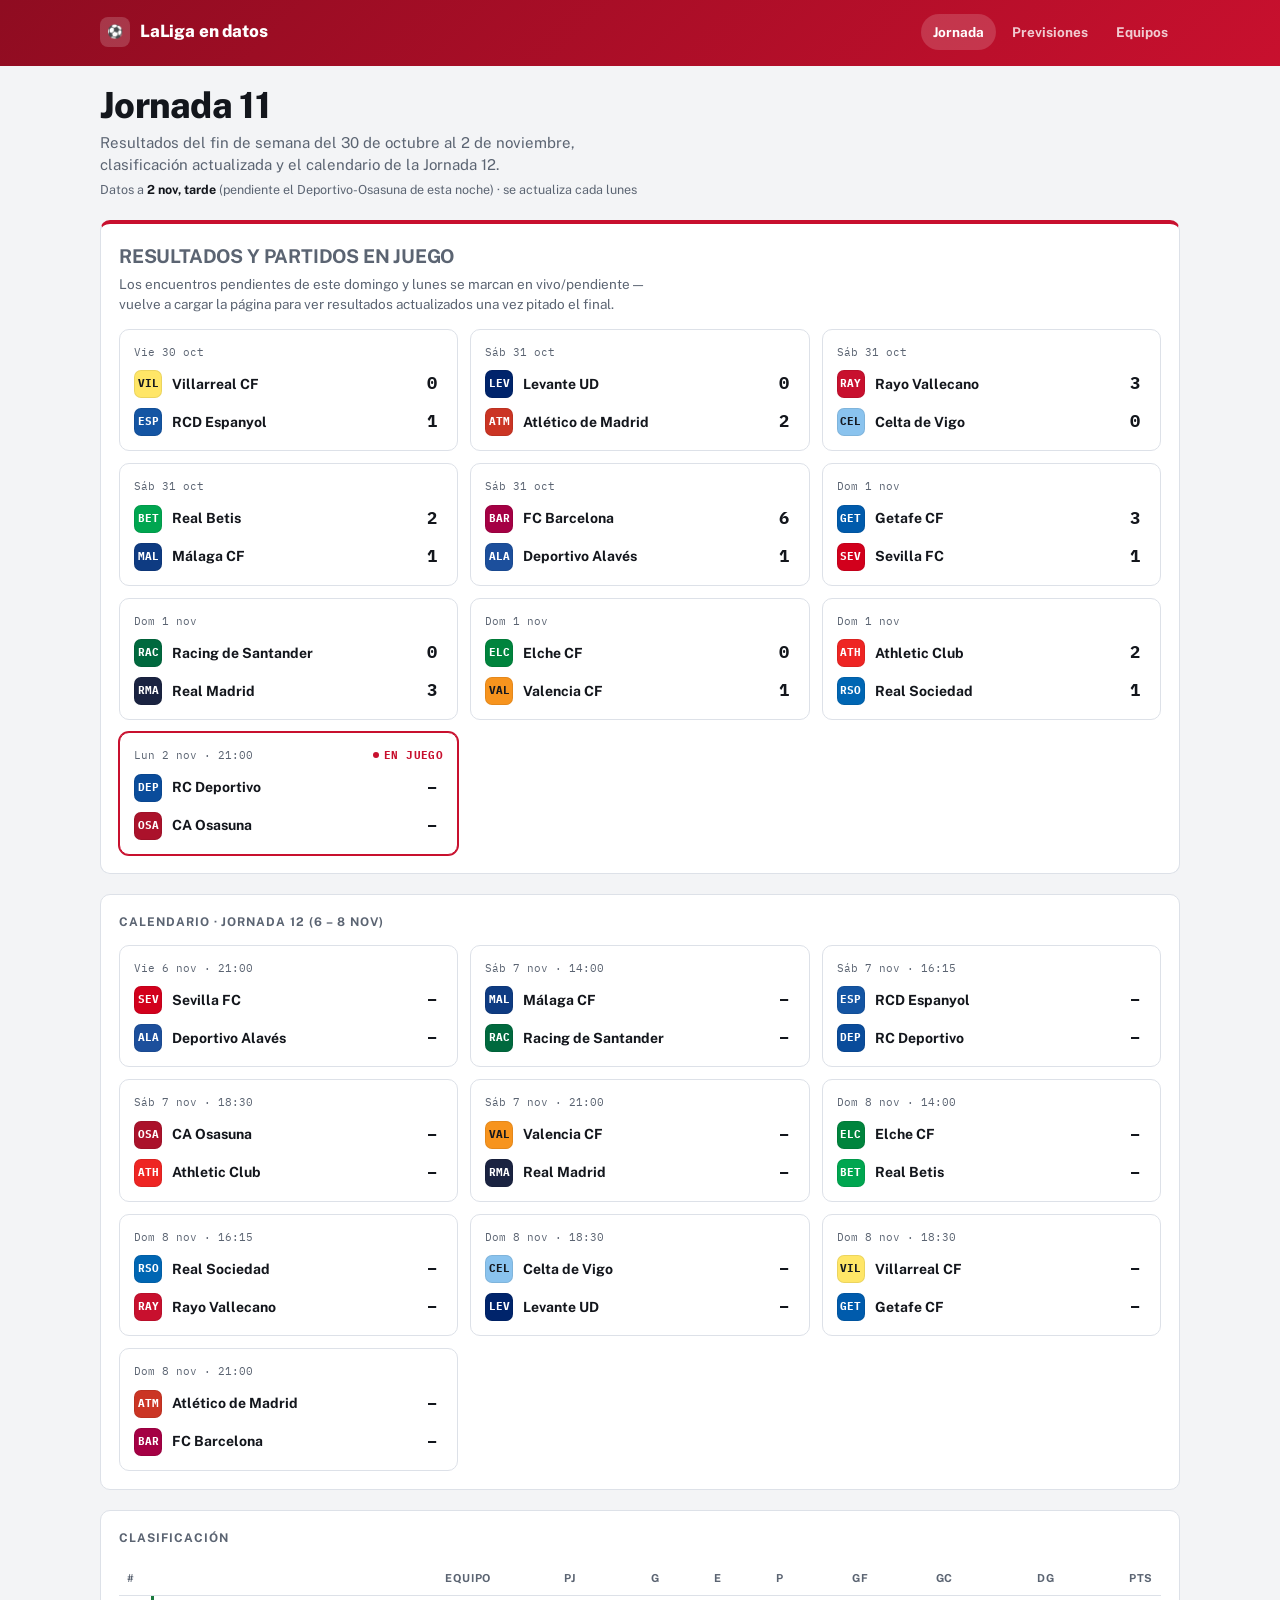
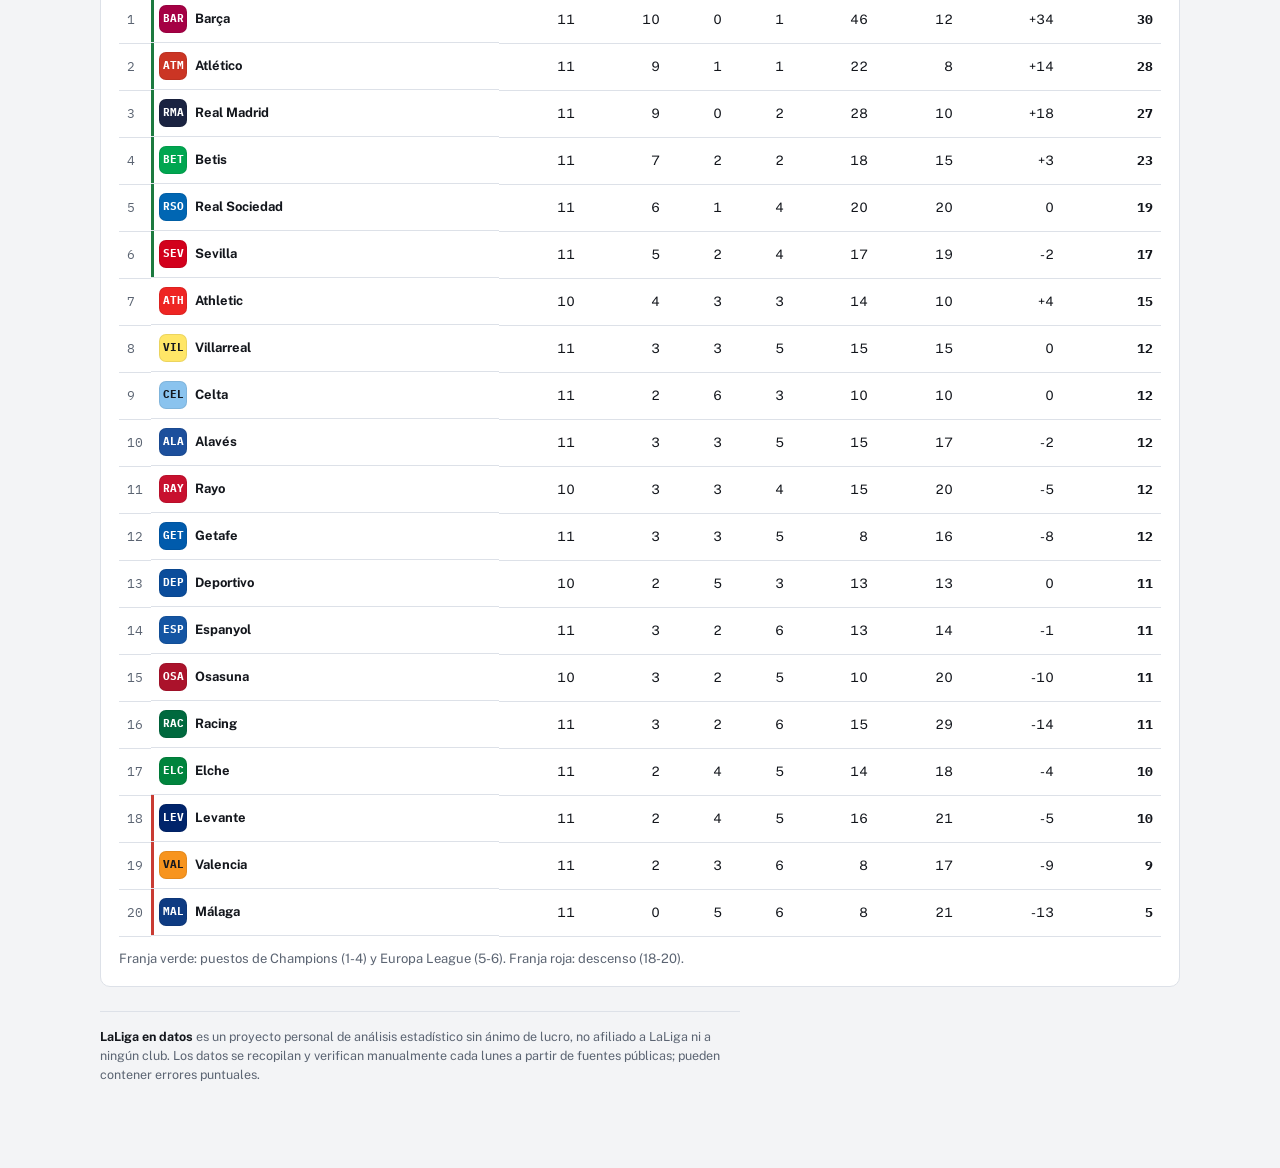
<file: index.html>
<!DOCTYPE html>
<html lang="es">
<head>
<meta charset="utf-8">
<meta name="viewport" content="width=device-width,initial-scale=1,viewport-fit=cover">
<title>LaLiga en datos — Jornada</title>
<meta name="description" content="Resultados de la Jornada 11 y calendario de la Jornada 12 de LaLiga, con clasificación en vivo.">
<link rel="preconnect" href="https://fonts.googleapis.com">
<link rel="preconnect" href="https://fonts.gstatic.com" crossorigin>
<link href="https://fonts.googleapis.com/css2?family=Public+Sans:wght@400;600;700;800&family=IBM+Plex+Mono:wght@500;700&display=swap" rel="stylesheet">
<link rel="stylesheet" href="assets/styles.css">
</head>
<body>
<div class="brandbar"><div class="inner">
  <div class="brand"><span class="mark">⚽</span>LaLiga en datos</div>
  <nav>
    <a href="index.html" class="on">Jornada</a>
    <a href="predicciones.html">Previsiones</a>
    <a href="equipos.html">Equipos</a>
  </nav>
</div></div>

<div class="wrap" style="padding-top:20px">
  <div>
    <h1>Jornada 11</h1>
    <p class="sub">Resultados del fin de semana del 30 de octubre al 2 de noviembre, clasificación actualizada y el calendario de la Jornada 12.</p>
    <p class="by">Datos a <b>2 nov, tarde</b> (pendiente el Deportivo-Osasuna de esta noche) · se actualiza cada lunes</p>
  </div>

  <div class="exec">
    <h2 class="big">Resultados y partidos en juego</h2>
    <p class="lead">Los encuentros pendientes de este domingo y lunes se marcan en vivo/pendiente — vuelve a cargar la página para ver resultados actualizados una vez pitado el final.</p>
    <div class="scorecards" id="scorecards"></div>
  </div>

  <div class="panel">
    <h2>Calendario · Jornada 12 (6 – 8 nov)</h2>
    <div class="scorecards" id="fixtures"></div>
  </div>

  <div class="panel">
    <h2>Clasificación</h2>
    <div class="tw">
      <table class="std" id="std-table">
        <thead><tr><th>#</th><th>Equipo</th><th>PJ</th><th>G</th><th>E</th><th>P</th><th>GF</th><th>GC</th><th>DG</th><th>Pts</th></tr></thead>
        <tbody></tbody>
      </table>
    </div>
    <p class="note" style="margin-top:12px">Franja verde: puestos de Champions (1-4) y Europa League (5-6). Franja roja: descenso (18-20).</p>
  </div>

  <div class="credit">
    <b>LaLiga en datos</b> es un proyecto personal de análisis estadístico sin ánimo de lucro, no afiliado a LaLiga ni a ningún club. Los datos se recopilan y verifican manualmente cada lunes a partir de fuentes públicas; pueden contener errores puntuales.
  </div>
</div>

<nav class="bottomnav">
  <a href="index.html" class="on"><svg viewBox="0 0 24 24"><rect x="3" y="11" width="4" height="9"/><rect x="10" y="7" width="4" height="13"/><rect x="17" y="3" width="4" height="17"/></svg>Jornada</a>
  <a href="predicciones.html"><svg viewBox="0 0 24 24"><path d="M3 17l5-5 4 4 8-9"/><path d="M15 7h5v5"/></svg>Previsiones</a>
  <a href="equipos.html"><svg viewBox="0 0 24 24"><circle cx="12" cy="8" r="3.2"/><path d="M5 20c0-4 3-6.5 7-6.5s7 2.5 7 6.5"/></svg>Equipos</a>
</nav>

<script src="assets/data.js"></script>
<script>
function crestEl(code,size){
  const t=TEAMS[code];
  const d=document.createElement('div');
  d.className='crest '+(size||'');
  d.setAttribute('style',crestStyle(code));
  d.textContent=code;
  return d;
}
function matchRow(m,played){
  const el=document.createElement('div');
  el.className='score'+(m.live?' live':'');
  const tagHtml = m.tag ? `<span class="tag">${m.tag}</span>` : (m.live?`<span class="livepill"><span class="dot"></span>EN JUEGO</span>`:'');
  el.innerHTML = `
    <div class="when"><span>${m.when}</span>${tagHtml}</div>
    <div class="row" data-r="h"></div>
    <div class="row" data-r="a"></div>`;
  const rh=el.querySelector('[data-r="h"]'), ra=el.querySelector('[data-r="a"]');
  rh.appendChild(crestEl(m.h,'sm'));
  const nh=document.createElement('span'); nh.className='nm'; nh.textContent=TEAMS[m.h].n; rh.appendChild(nh);
  const sh=document.createElement('span'); sh.className='sc'; sh.textContent= played? m.hs : '–'; rh.appendChild(sh);
  ra.appendChild(crestEl(m.a,'sm'));
  const na=document.createElement('span'); na.className='nm'; na.textContent=TEAMS[m.a].n; ra.appendChild(na);
  const sa=document.createElement('span'); sa.className='sc'; sa.textContent= played? m.as : '–'; ra.appendChild(sa);
  return el;
}
const scoreWrap=document.getElementById('scorecards');
J11_PLAYED.forEach(m=>scoreWrap.appendChild(matchRow(m,true)));
J11_PENDING.forEach(m=>scoreWrap.appendChild(matchRow({...m,live:true},false)));

const fixWrap=document.getElementById('fixtures');
FIXTURES.forEach(m=>fixWrap.appendChild(matchRow(m,false)));

const tbody=document.querySelector('#std-table tbody');
standings().forEach((row,i)=>{
  const pos=i+1;
  const tr=document.createElement('tr');
  if(pos<=6) tr.className='euro';
  if(pos>=18) tr.className='rel';
  tr.innerHTML = `
    <td class="pos">${pos}</td>
    <td class="team" data-label="Equipo"></td>
    <td data-label="PJ">${row.t.pj}</td>
    <td data-label="G">${row.t.g}</td>
    <td data-label="E">${row.t.e}</td>
    <td data-label="P">${row.t.p}</td>
    <td data-label="GF">${row.t.gf}</td>
    <td data-label="GC">${row.t.gc}</td>
    <td data-label="DG">${row.dg>0?'+':''}${row.dg}</td>
    <td class="pts" data-label="Pts">${row.pts}</td>`;
  const teamTd=tr.querySelector('.team');
  teamTd.appendChild(crestEl(row.code,'sm'));
  const nm=document.createElement('span'); nm.textContent=row.t.short; teamTd.appendChild(nm);
  const posBadge=document.createElement('span'); posBadge.className='pos-badge'; posBadge.textContent='#'+pos; teamTd.appendChild(posBadge);
  tbody.appendChild(tr);
});
</script>
</body>
</html>
</file>
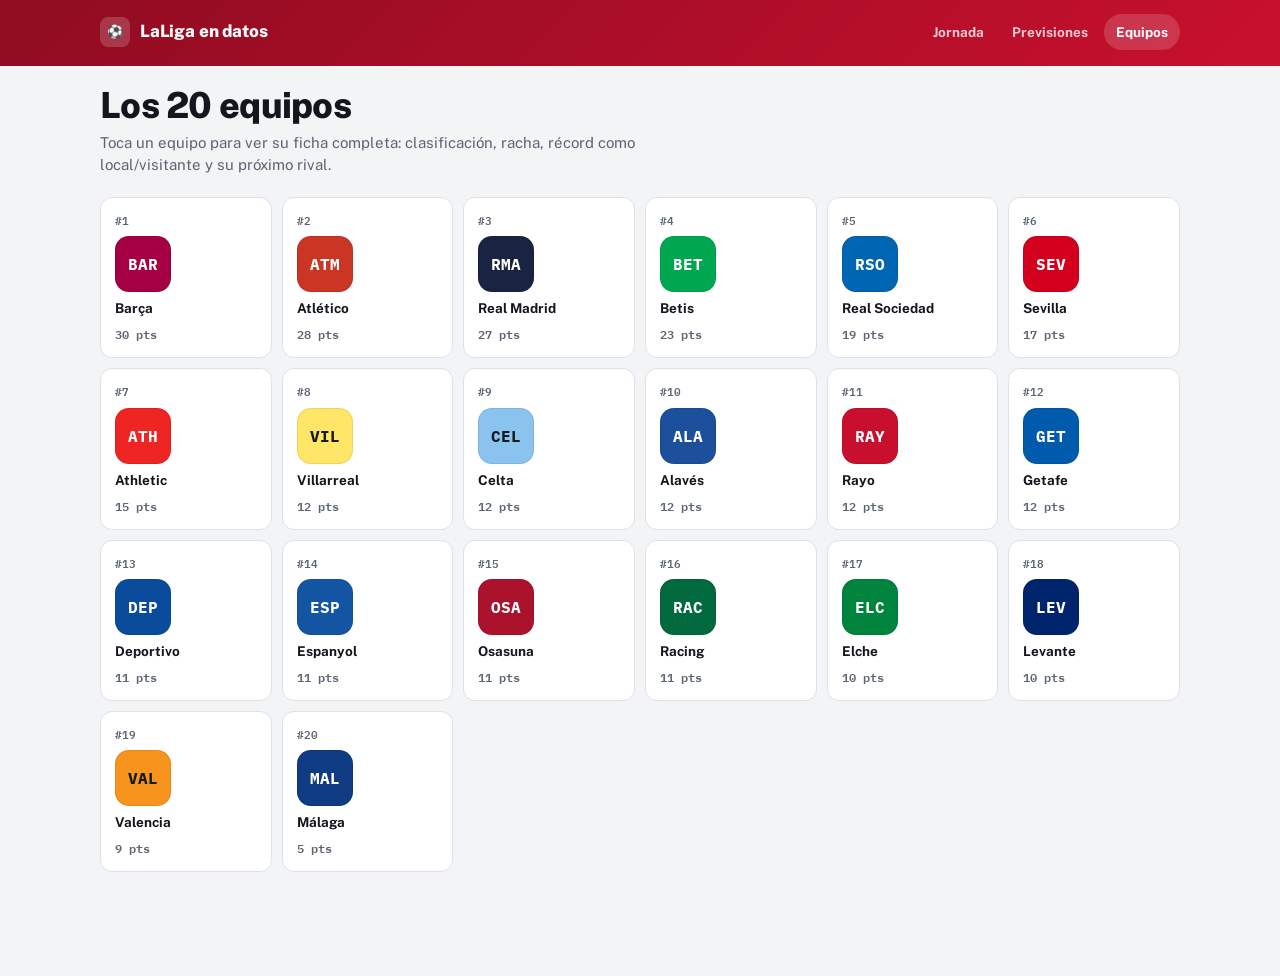
<file: equipos.html>
<!DOCTYPE html>
<html lang="es">
<head>
<meta charset="utf-8">
<meta name="viewport" content="width=device-width,initial-scale=1,viewport-fit=cover">
<title>LaLiga en datos — Equipos</title>
<meta name="description" content="Ficha de cada equipo de LaLiga: clasificación, forma reciente, récord en casa y fuera, y próximo partido.">
<link rel="preconnect" href="https://fonts.googleapis.com">
<link rel="preconnect" href="https://fonts.gstatic.com" crossorigin>
<link href="https://fonts.googleapis.com/css2?family=Public+Sans:wght@400;600;700;800&family=IBM+Plex+Mono:wght@500;700&display=swap" rel="stylesheet">
<link rel="stylesheet" href="assets/styles.css">
</head>
<body>
<div class="brandbar"><div class="inner">
  <div class="brand"><span class="mark">⚽</span>LaLiga en datos</div>
  <nav>
    <a href="index.html">Jornada</a>
    <a href="predicciones.html">Previsiones</a>
    <a href="equipos.html" class="on">Equipos</a>
  </nav>
</div></div>

<div class="wrap" style="padding-top:20px">
  <div>
    <h1>Los 20 equipos</h1>
    <p class="sub">Toca un equipo para ver su ficha completa: clasificación, racha, récord como local/visitante y su próximo rival.</p>
  </div>

  <div class="teamgrid" id="teamgrid"></div>

  <div id="teamcards"></div>
</div>

<nav class="bottomnav">
  <a href="index.html"><svg viewBox="0 0 24 24"><rect x="3" y="11" width="4" height="9"/><rect x="10" y="7" width="4" height="13"/><rect x="17" y="3" width="4" height="17"/></svg>Jornada</a>
  <a href="predicciones.html"><svg viewBox="0 0 24 24"><path d="M3 17l5-5 4 4 8-9"/><path d="M15 7h5v5"/></svg>Previsiones</a>
  <a href="equipos.html" class="on"><svg viewBox="0 0 24 24"><circle cx="12" cy="8" r="3.2"/><path d="M5 20c0-4 3-6.5 7-6.5s7 2.5 7 6.5"/></svg>Equipos</a>
</nav>

<script src="assets/data.js"></script>
<script>
function crestEl(code,size){
  const t=TEAMS[code];
  const d=document.createElement('div');
  d.className='crest '+(size||'');
  d.setAttribute('style',crestStyle(code));
  d.textContent=code;
  return d;
}
function formDots(code){
  const wrap=document.createElement('div'); wrap.className='form-dots';
  [...TEAMS[code].form].forEach(c=>{
    const s=document.createElement('span'); s.className='fd '+c; s.textContent=c; wrap.appendChild(s);
  });
  return wrap;
}
function nextFixture(code){
  const m = FIXTURES.find(f=>f.h===code || f.a===code);
  if(!m) return null;
  const home = m.h===code;
  const rival = home ? m.a : m.h;
  return {rival, home, when:m.when};
}

const rows = standings();
const grid=document.getElementById('teamgrid');
const cardsWrap=document.getElementById('teamcards');

rows.forEach((row,i)=>{
  const pos=i+1;
  const tile=document.createElement('button');
  tile.className='teamtile';
  tile.dataset.code=row.code;
  tile.innerHTML=`<span class="pos-chip">#${pos}</span>`;
  tile.appendChild(crestEl(row.code,'lg'));
  const nm=document.createElement('div'); nm.className='nm'; nm.textContent=row.t.short; tile.appendChild(nm);
  const pts=document.createElement('div'); pts.className='pts2'; pts.textContent=row.pts+' pts'; tile.appendChild(pts);
  grid.appendChild(tile);

  const card=document.createElement('article');
  card.className='teamcard';
  card.id='tc-'+row.code;
  const nf=nextFixture(row.code);
  card.innerHTML = `
    <div class="tc-head">
      <div class="crest-holder"></div>
      <div>
        <h2 class="big">${row.t.n}</h2>
        <p class="pos-chip">#${pos} en la clasificación · ${row.pts} puntos</p>
      </div>
    </div>
    <div class="tc-stats">
      <div class="tc-stat"><b>${row.t.pj}</b><span>Jugados</span></div>
      <div class="tc-stat"><b>${row.t.g}</b><span>Ganados</span></div>
      <div class="tc-stat"><b>${row.t.e}</b><span>Empatados</span></div>
      <div class="tc-stat"><b>${row.t.p}</b><span>Perdidos</span></div>
      <div class="tc-stat"><b>${row.t.gf}</b><span>G. favor</span></div>
      <div class="tc-stat"><b>${row.t.gc}</b><span>G. contra</span></div>
      <div class="tc-stat"><b>${row.dg>0?'+':''}${row.dg}</b><span>Dif. goles</span></div>
    </div>
    <div class="tc-section">
      <h4>Forma — últimos 5 partidos</h4>
      <div class="form-holder"></div>
    </div>
    <div class="tc-section">
      <h4>Récord por localía</h4>
      <div class="hvsplit">
        <div class="box"><b>En casa</b>${row.t.h.g}G · ${row.t.h.e}E · ${row.t.h.p}P (${row.t.h.pj} PJ)</div>
        <div class="box"><b>Fuera</b>${row.t.a.g}G · ${row.t.a.e}E · ${row.t.a.p}P (${row.t.a.pj} PJ)</div>
      </div>
    </div>
    ${nf ? `<div class="tc-section">
      <h4>Próximo partido — Jornada 12</h4>
      <div class="box" style="display:flex;align-items:center;gap:10px;background:var(--bg);border:1px solid var(--line);border-radius:8px;padding:12px">
        <div class="nf-crest"></div>
        <div style="flex:1;min-width:0">
          <div style="font-weight:700;font-size:14px">${nf.home?'vs':'@'} ${TEAMS[nf.rival].n}</div>
          <div style="font-size:12px;color:var(--muted);font-family:var(--mono)">${nf.when}</div>
        </div>
        <a href="predicciones.html" style="font-size:13px;font-weight:700">Ver previsión →</a>
      </div>
    </div>` : ''}
  `;
  card.querySelector('.crest-holder').appendChild(crestEl(row.code,'lg'));
  card.querySelector('.form-holder').appendChild(formDots(row.code));
  if(nf) card.querySelector('.nf-crest').appendChild(crestEl(nf.rival,'sm'));
  cardsWrap.appendChild(card);
});

function openTeam(code){
  document.querySelectorAll('.teamcard').forEach(c=>c.classList.remove('on'));
  const target=document.getElementById('tc-'+code);
  target.classList.add('on');
  target.scrollIntoView({behavior:'smooth',block:'start'});
}
grid.addEventListener('click',e=>{
  const btn=e.target.closest('.teamtile');
  if(btn) openTeam(btn.dataset.code);
});

if(location.hash){
  const code=location.hash.slice(1).toUpperCase();
  if(TEAMS[code]) openTeam(code);
}
</script>
</body>
</html>
</file>
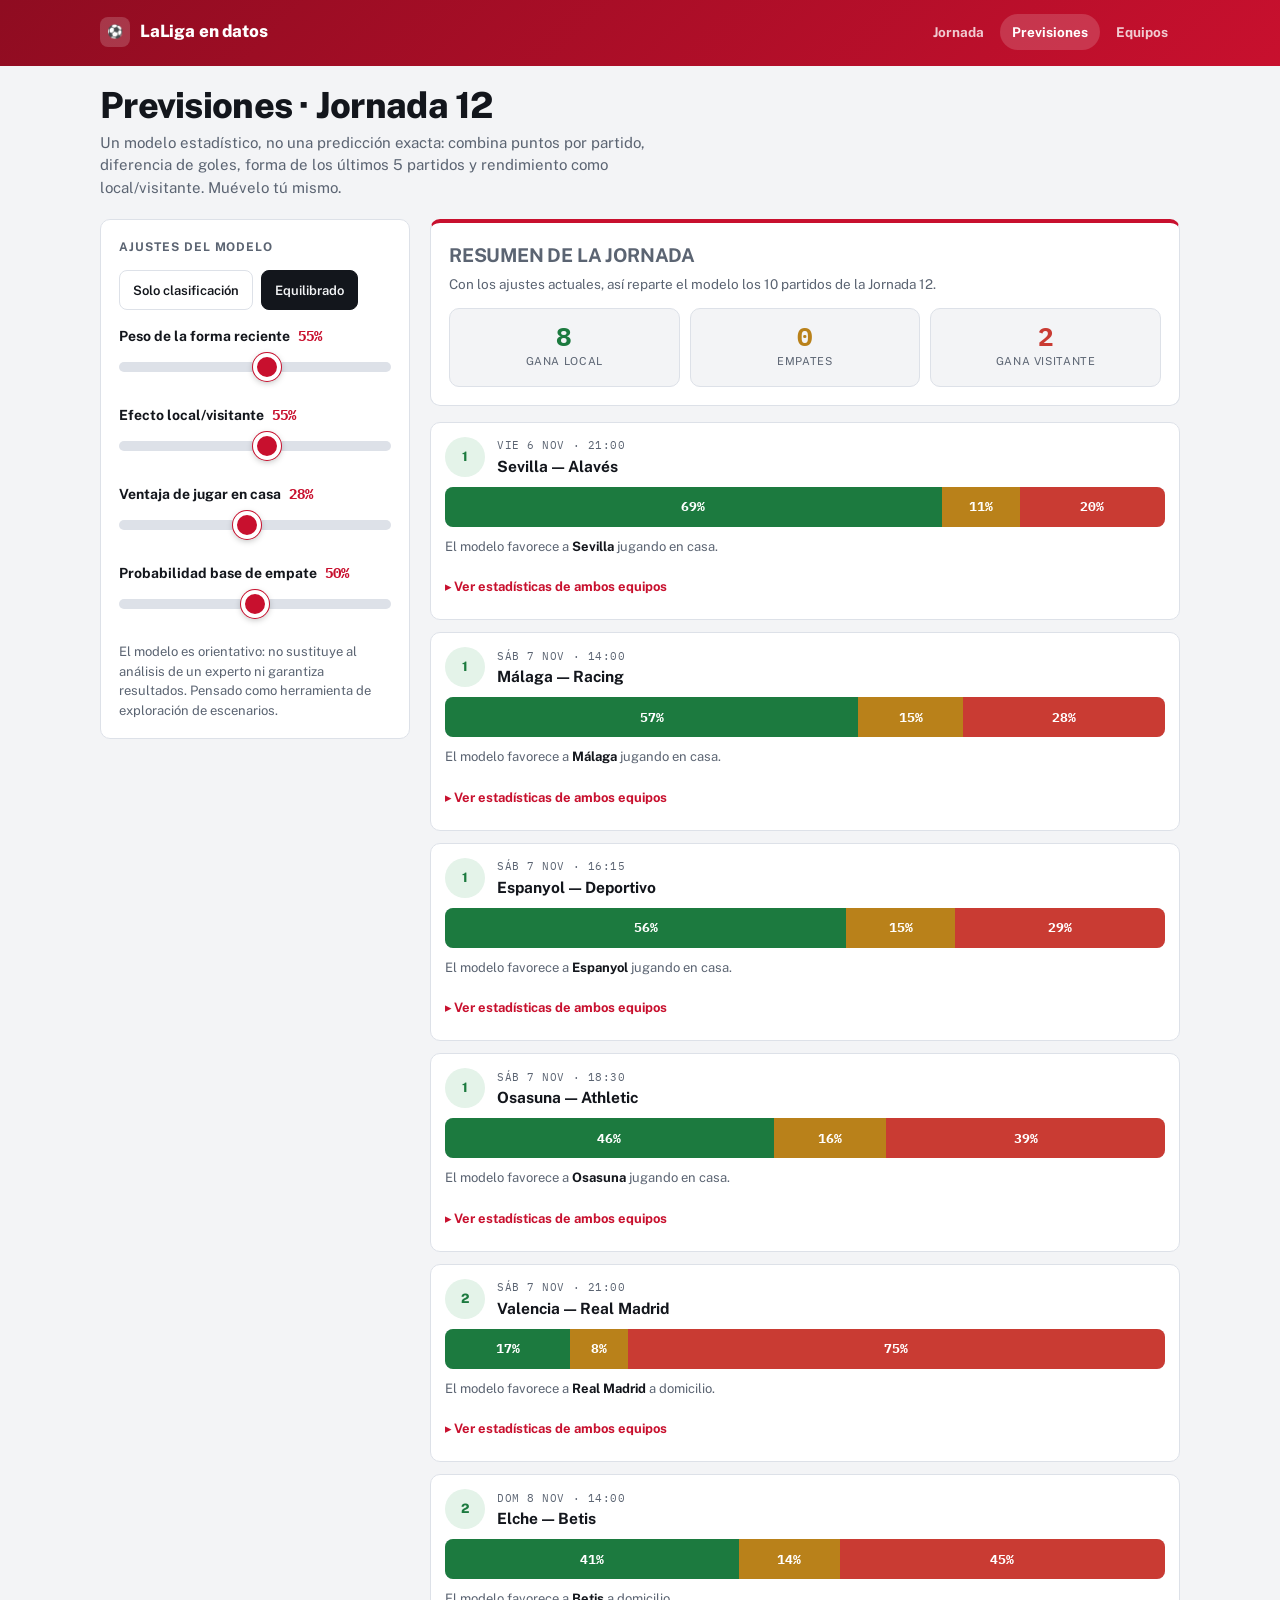
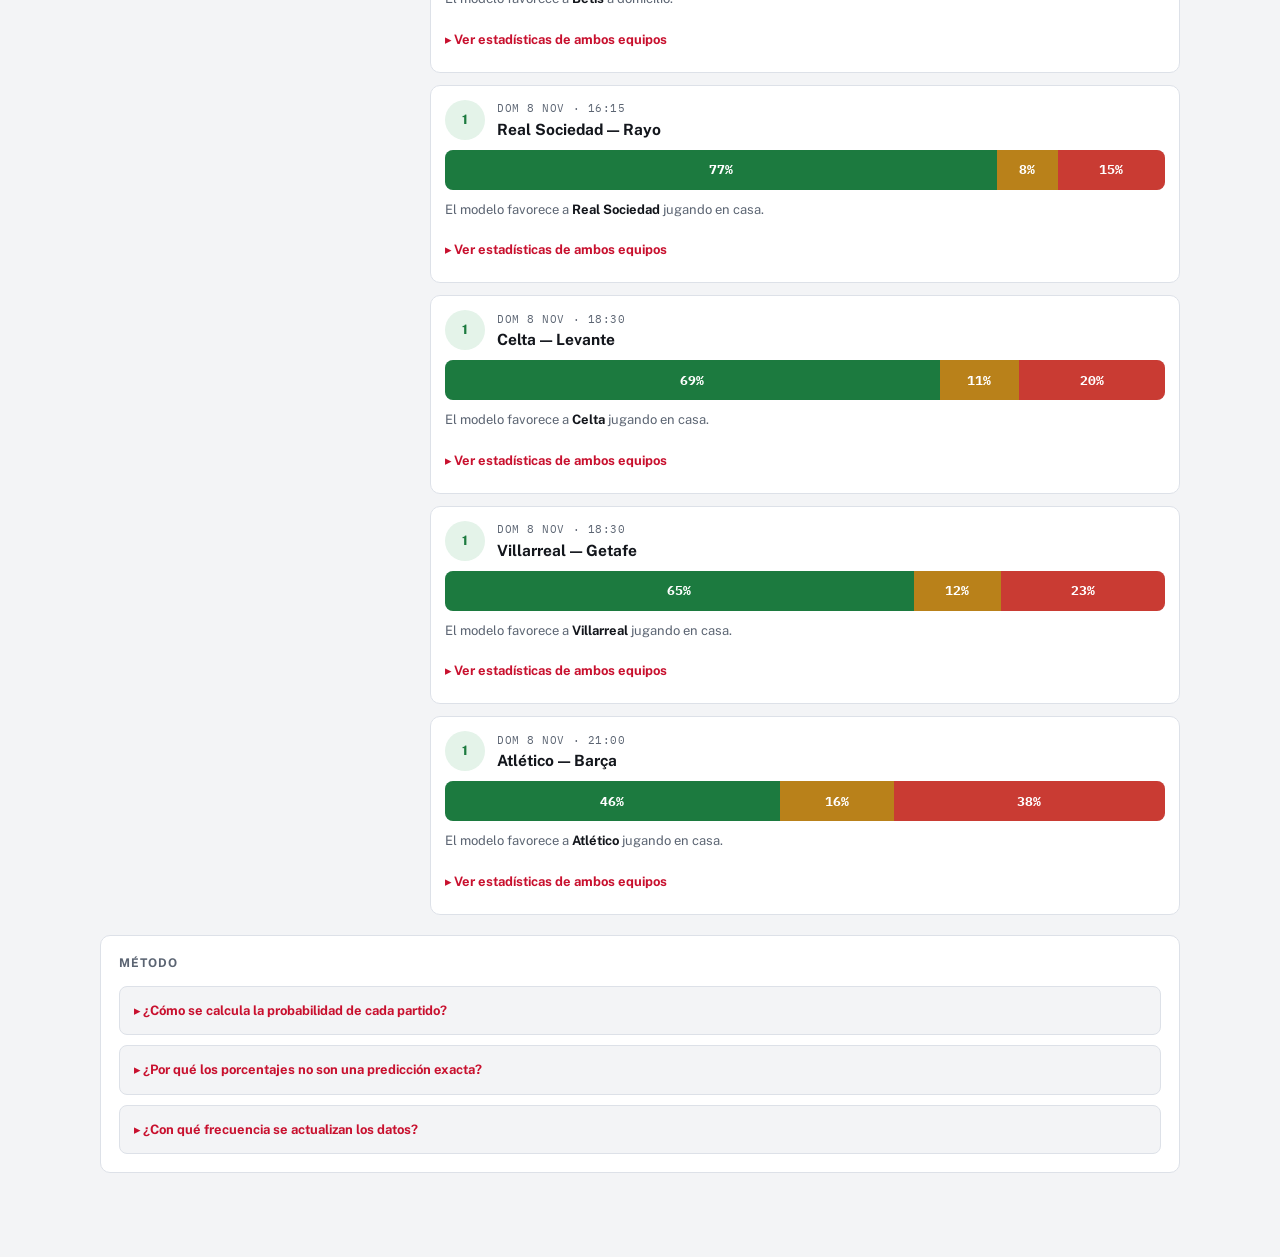
<file: predicciones.html>
<!DOCTYPE html>
<html lang="es">
<head>
<meta charset="utf-8">
<meta name="viewport" content="width=device-width,initial-scale=1,viewport-fit=cover">
<title>LaLiga en datos — Previsiones</title>
<meta name="description" content="Simulador de la Jornada 12 de LaLiga: ajusta forma reciente, ventaja de local y probabilidad de empate para ver cómo cambian las previsiones.">
<link rel="preconnect" href="https://fonts.googleapis.com">
<link rel="preconnect" href="https://fonts.gstatic.com" crossorigin>
<link href="https://fonts.googleapis.com/css2?family=Public+Sans:wght@400;600;700;800&family=IBM+Plex+Mono:wght@500;700&display=swap" rel="stylesheet">
<link rel="stylesheet" href="assets/styles.css">
</head>
<body>
<div class="brandbar"><div class="inner">
  <div class="brand"><span class="mark">⚽</span>LaLiga en datos</div>
  <nav>
    <a href="index.html">Jornada</a>
    <a href="predicciones.html" class="on">Previsiones</a>
    <a href="equipos.html">Equipos</a>
  </nav>
</div></div>

<div class="wrap" style="padding-top:20px">
  <div>
    <h1>Previsiones · Jornada 12</h1>
    <p class="sub">Un modelo estadístico, no una predicción exacta: combina puntos por partido, diferencia de goles, forma de los últimos 5 partidos y rendimiento como local/visitante. Muévelo tú mismo.</p>
  </div>

  <div class="grid2">
    <div class="panel" style="position:sticky;top:12px">
      <h2>Ajustes del modelo</h2>
      <div class="presets" id="presets">
        <button data-p="tabla" aria-pressed="false">Solo clasificación</button>
        <button data-p="mixto" aria-pressed="true">Equilibrado</button>
      </div>
      <div class="ctl">
        <label for="form">Peso de la forma reciente <output id="formOut">55%</output></label>
        <input type="range" id="form" min="0" max="100" value="55">
      </div>
      <div class="ctl">
        <label for="loc">Efecto local/visitante <output id="locOut">55%</output></label>
        <input type="range" id="loc" min="0" max="100" value="55">
      </div>
      <div class="ctl">
        <label for="adv">Ventaja de jugar en casa <output id="advOut">28%</output></label>
        <input type="range" id="adv" min="0" max="60" value="28">
      </div>
      <div class="ctl">
        <label for="draw">Probabilidad base de empate <output id="drawOut">50%</output></label>
        <input type="range" id="draw" min="0" max="100" value="50">
      </div>
      <p class="note">El modelo es orientativo: no sustituye al análisis de un experto ni garantiza resultados. Pensado como herramienta de exploración de escenarios.</p>
    </div>

    <div style="display:flex;flex-direction:column;gap:16px;min-width:0">
      <div class="exec">
        <h2 class="big">Resumen de la jornada</h2>
        <p class="lead">Con los ajustes actuales, así reparte el modelo los 10 partidos de la Jornada 12.</p>
        <div class="summary">
          <div class="sumcard win"><b id="sumH">0</b><span>Gana local</span></div>
          <div class="sumcard draw"><b id="sumD">0</b><span>Empates</span></div>
          <div class="sumcard loss"><b id="sumA">0</b><span>Gana visitante</span></div>
        </div>
      </div>
      <div class="cards" id="matches"></div>
    </div>
  </div>

  <div class="panel">
    <h2>Método</h2>
    <div class="meth">
      <details>
        <summary>¿Cómo se calcula la probabilidad de cada partido?</summary>
        <p>Cada equipo recibe una puntuación que mezcla sus puntos por partido en la temporada con los puntos de sus últimos 5 encuentros (ponderados por el deslizador de "forma"), ajustada por su rendimiento específico como local o visitante y por la diferencia de goles por partido. La diferencia entre ambas puntuaciones, más la ventaja de jugar en casa, determina el reparto entre victoria local, empate y victoria visitante.</p>
      </details>
      <details>
        <summary>¿Por qué los porcentajes no son una predicción exacta?</summary>
        <p>El fútbol tiene un componente de azar que ningún modelo sencillo captura del todo: lesiones de última hora, decisiones arbitrales, el estado del terreno de juego. Este simulador sirve para comparar escenarios y entender qué variables pesan más, no para apostar con certeza sobre un resultado.</p>
      </details>
      <details>
        <summary>¿Con qué frecuencia se actualizan los datos?</summary>
        <p>Cada lunes por la tarde, una vez completada la jornada, se actualiza la clasificación, la forma de cada equipo y el calendario de la siguiente jornada en <code>assets/data.js</code>.</p>
      </details>
    </div>
  </div>
</div>

<nav class="bottomnav">
  <a href="index.html"><svg viewBox="0 0 24 24"><rect x="3" y="11" width="4" height="9"/><rect x="10" y="7" width="4" height="13"/><rect x="17" y="3" width="4" height="17"/></svg>Jornada</a>
  <a href="predicciones.html" class="on"><svg viewBox="0 0 24 24"><path d="M3 17l5-5 4 4 8-9"/><path d="M15 7h5v5"/></svg>Previsiones</a>
  <a href="equipos.html"><svg viewBox="0 0 24 24"><circle cx="12" cy="8" r="3.2"/><path d="M5 20c0-4 3-6.5 7-6.5s7 2.5 7 6.5"/></svg>Equipos</a>
</nav>

<script src="assets/data.js"></script>
<script>
const ids=['form','loc','adv','draw'];
const sliders={}; ids.forEach(id=>sliders[id]=document.getElementById(id));
const outs={}; ids.forEach(id=>outs[id]=document.getElementById(id+'Out'));

function params(){ const p={}; ids.forEach(id=>p[id]=+sliders[id].value); return p; }

function crestEl(code,size){
  const t=TEAMS[code];
  const d=document.createElement('div');
  d.className='crest '+(size||'');
  d.setAttribute('style',crestStyle(code));
  d.textContent=code;
  return d;
}
function formDots(code){
  const wrap=document.createElement('div'); wrap.className='form-dots';
  [...TEAMS[code].form].forEach(c=>{
    const s=document.createElement('span'); s.className='fd '+c; s.textContent=c; wrap.appendChild(s);
  });
  return wrap;
}
function statCol(code,label){
  const t=TEAMS[code];
  const col=document.createElement('div'); col.className='stat-col';
  col.innerHTML = `<h4>${label}</h4>
    <div class="stat-row"><span>PJ / Pts</span><span>${t.pj} / ${t.g*3+t.e}</span></div>
    <div class="stat-row"><span>GF–GC</span><span>${t.gf}–${t.gc}</span></div>
    <div class="stat-row"><span>En casa</span><span>${t.h.g}G ${t.h.e}E ${t.h.p}P</span></div>
    <div class="stat-row"><span>Fuera</span><span>${t.a.g}G ${t.a.e}E ${t.a.p}P</span></div>`;
  return col;
}

function render(){
  const p=params();
  ids.forEach(id=>outs[id].textContent=sliders[id].value+'%');
  const matchesEl=document.getElementById('matches');
  matchesEl.innerHTML='';
  let sumH=0,sumD=0,sumA=0;
  FIXTURES.forEach((m,i)=>{
    const r=matchProbs(m.h,m.a,p);
    const fav = r.pH>=r.pA && r.pH>=r.pD ? 'h' : (r.pA>=r.pH && r.pA>=r.pD ? 'a' : 'd');
    if(fav==='h') sumH++; else if(fav==='a') sumA++; else sumD++;
    const st = fav==='d' ? 'm' : 'g';

    const card=document.createElement('article'); card.className='pc'; card.style.animationDelay=(i*0.05)+'s';
    const top=document.createElement('div'); top.className='pc-top';
    const stBadge=document.createElement('div'); stBadge.className='st '+st;
    stBadge.textContent = fav==='h'? '1' : fav==='a' ? '2' : 'X';
    const info=document.createElement('div');
    info.innerHTML=`<p class="lab">${m.when}</p><h3>${TEAMS[m.h].short} — ${TEAMS[m.a].short}</h3>`;
    top.appendChild(stBadge); top.appendChild(info);
    card.appendChild(top);

    const bar=document.createElement('div'); bar.className='bar2';
    const segH=document.createElement('div'); segH.className='seg-h'; segH.style.width=(r.pH*100)+'%'; segH.textContent=pct(r.pH);
    const segD=document.createElement('div'); segD.className='seg-d'; segD.style.width=(r.pD*100)+'%'; segD.textContent=pct(r.pD);
    const segA=document.createElement('div'); segA.className='seg-a'; segA.style.width=(r.pA*100)+'%'; segA.textContent=pct(r.pA);
    bar.appendChild(segH); bar.appendChild(segD); bar.appendChild(segA);
    card.appendChild(bar);

    const call=document.createElement('p'); call.className='call';
    const favName = fav==='h'?TEAMS[m.h].short : fav==='a'?TEAMS[m.a].short : 'Empate';
    call.innerHTML = fav==='d' ? `El modelo ve un partido muy igualado, con <b>empate</b> como resultado más probable.` : `El modelo favorece a <b>${favName}</b> ${fav==='h'?'jugando en casa':'a domicilio'}.`;
    card.appendChild(call);

    const det=document.createElement('details');
    det.innerHTML='<summary>Ver estadísticas de ambos equipos</summary>';
    const grid=document.createElement('div'); grid.className='stat-grid';
    grid.appendChild(statCol(m.h,TEAMS[m.h].short+' (casa)'));
    grid.appendChild(statCol(m.a,TEAMS[m.a].short+' (fuera)'));
    det.appendChild(grid);
    const fd=document.createElement('div'); fd.style.marginTop='8px'; fd.style.fontSize='12px'; fd.style.color='var(--muted)';
    fd.textContent='Forma (últimos 5): ';
    const fdw=document.createElement('div'); fdw.style.display='flex'; fdw.style.gap='14px'; fdw.style.marginTop='6px';
    const c1=document.createElement('div'); c1.appendChild(formDots(m.h));
    const c2=document.createElement('div'); c2.appendChild(formDots(m.a));
    fdw.appendChild(c1); fdw.appendChild(c2);
    det.appendChild(fd); det.appendChild(fdw);
    card.appendChild(det);

    matchesEl.appendChild(card);
  });
  document.getElementById('sumH').textContent=sumH;
  document.getElementById('sumD').textContent=sumD;
  document.getElementById('sumA').textContent=sumA;
}

ids.forEach(id=>sliders[id].addEventListener('input',()=>{
  document.querySelectorAll('#presets button').forEach(b=>b.setAttribute('aria-pressed','false'));
  render();
}));

document.querySelectorAll('#presets button').forEach(btn=>{
  btn.addEventListener('click',()=>{
    document.querySelectorAll('#presets button').forEach(b=>b.setAttribute('aria-pressed','false'));
    btn.setAttribute('aria-pressed','true');
    const preset=PRESETS[btn.dataset.p];
    ids.forEach(id=>sliders[id].value=preset[id]);
    render();
  });
});

render();
</script>
</body>
</html>
</file>
<file: assets/styles.css>
/* LaLiga en datos — hoja de estilos compartida */
:root{
  --bg:#f3f4f6; --panel:#ffffff; --fg:#13161c; --muted:#5b6472; --line:#dde1e8;
  --accent:#c8102e; --accent2:#8f0c21; --gold:#d6a02a;
  --good:#1c7a3f; --mid:#b9811a; --bad:#c93b33; --goodbg:#e4f3e9; --midbg:#f8eed6; --badbg:#f9e3e1;
  --display:'Public Sans',system-ui,sans-serif; --mono:'IBM Plex Mono',ui-monospace,monospace;
}
@media (prefers-color-scheme:dark){:root:not([data-theme="light"]){
  --bg:#0c0e12; --panel:#161a21; --fg:#eceff3; --muted:#9aa3b0; --line:#272e38;
  --accent:#ef4a5e; --accent2:#c8102e; --gold:#e3bb5a;
  --good:#5fc17f; --mid:#e0ab42; --bad:#ef7b73; --goodbg:#163022; --midbg:#352a13; --badbg:#3a1a19; color-scheme:dark}}
:root[data-theme="dark"]{
  --bg:#0c0e12; --panel:#161a21; --fg:#eceff3; --muted:#9aa3b0; --line:#272e38;
  --accent:#ef4a5e; --accent2:#c8102e; --gold:#e3bb5a;
  --good:#5fc17f; --mid:#e0ab42; --bad:#ef7b73; --goodbg:#163022; --midbg:#352a13; --badbg:#3a1a19; color-scheme:dark}
*{box-sizing:border-box}
@media (prefers-reduced-motion:reduce){*{animation-duration:.01ms!important;animation-iteration-count:1!important;transition-duration:.01ms!important}}
html,body{height:auto}
body{background:var(--bg);color:var(--fg);font-family:var(--display);font-size:15px;line-height:1.5;margin:0;
  padding-block:0 calc(84px + env(safe-area-inset-bottom,0px));
  padding-left:max(16px,env(safe-area-inset-left,0px));padding-right:max(16px,env(safe-area-inset-right,0px))}
a{color:var(--accent);text-decoration:none}
a:hover{text-decoration:underline}
.wrap{max-width:1080px;margin:0 auto;display:flex;flex-direction:column;gap:20px}

/* top brand bar */
.brandbar{margin:0 -16px 0;padding:calc(env(safe-area-inset-top,0px) + 14px) max(16px,env(safe-area-inset-left,0px)) 16px;
  background:linear-gradient(135deg,var(--accent2),var(--accent));color:#fff}
.brandbar .inner{max-width:1080px;margin:0 auto;display:flex;align-items:center;justify-content:space-between;gap:12px;flex-wrap:wrap}
.brand{display:flex;align-items:center;gap:10px;font-weight:800;font-size:17px;letter-spacing:-.01em}
.brand .mark{width:30px;height:30px;border-radius:8px;background:rgba(255,255,255,.18);display:grid;place-items:center;font-family:var(--mono);font-size:13px;font-weight:800}
.brandbar nav{display:flex;gap:4px}
.brandbar nav a{color:rgba(255,255,255,.78);font-weight:700;font-size:13.5px;padding:8px 12px;border-radius:999px}
.brandbar nav a.on,.brandbar nav a:hover{color:#fff;background:rgba(255,255,255,.16);text-decoration:none}
@media(max-width:640px){.brandbar nav{display:none}}

h1{font-size:clamp(24px,4.5vw,36px);font-weight:800;letter-spacing:-.02em;line-height:1.1;margin:0;text-wrap:balance}
.sub{color:var(--muted);margin:6px 0 0;max-width:62ch}
.by{margin:4px 0 0;font-size:12.5px;color:var(--muted)}
.by b{color:var(--fg)}

nav.tabs{display:flex;gap:4px;flex-wrap:wrap;border-bottom:1px solid var(--line)}
nav.tabs button{border:0;border-bottom:3px solid transparent;border-radius:0;padding:10px 14px;font-weight:700;font-size:14px;color:var(--muted);background:transparent;cursor:pointer}
nav.tabs button[aria-selected="true"]{color:var(--fg);border-bottom-color:var(--accent)}
nav.tabs button svg{display:none}
section.tab[hidden]{display:none}

/* bottom mobile nav, used on every page */
.bottomnav{position:fixed;left:0;right:0;bottom:0;z-index:30;display:grid;grid-template-columns:repeat(3,minmax(0,1fr));gap:0;
  background:var(--panel);border-top:1px solid var(--line);
  padding:6px max(4px,env(safe-area-inset-right,0px)) calc(6px + env(safe-area-inset-bottom,0px)) max(4px,env(safe-area-inset-left,0px));
  box-shadow:0 -4px 16px rgba(0,0,0,.08)}
.bottomnav a{display:flex;flex-direction:column;align-items:center;gap:3px;border-radius:10px;padding:7px 2px;font-size:11.5px;font-weight:700;min-height:52px;color:var(--muted)}
.bottomnav a svg{width:22px;height:22px;fill:none;stroke:currentColor;stroke-width:1.9;stroke-linecap:round;stroke-linejoin:round}
.bottomnav a.on{color:var(--accent);background:var(--bg)}
@media(min-width:641px){.bottomnav{display:none}}

.exec{border:1px solid var(--line);border-top:4px solid var(--accent);background:var(--panel);border-radius:10px;padding:18px;min-width:0}
.exec h2.big{font-size:19px;letter-spacing:-.01em;margin:0 0 4px}
.exec .lead{color:var(--muted);margin:0 0 14px;font-size:13.5px;max-width:70ch}
.panel{background:var(--panel);border:1px solid var(--line);border-radius:10px;padding:18px;min-width:0}
h2{font-size:12px;font-weight:700;letter-spacing:.08em;text-transform:uppercase;color:var(--muted);margin:0 0 14px}

.grid2{display:grid;grid-template-columns:minmax(0,310px) minmax(0,1fr);gap:20px;align-items:start}
@media(max-width:860px){.grid2{grid-template-columns:minmax(0,1fr)}}

.presets{display:flex;flex-wrap:wrap;gap:8px;margin-bottom:16px}
button{font:inherit;font-size:13px;font-weight:600;color:var(--fg);background:transparent;border:1px solid var(--line);border-radius:8px;padding:9px 13px;cursor:pointer;min-height:40px}
button:hover{border-color:var(--fg)}
button[aria-pressed="true"]{background:var(--fg);color:var(--bg);border-color:var(--fg)}
button:focus-visible,input:focus-visible,a:focus-visible{outline:2px solid var(--accent);outline-offset:2px}
.ctl{display:grid;grid-template-columns:1fr auto;gap:2px 8px;margin-bottom:20px}
.ctl label{font-weight:700;display:flex;align-items:center;gap:8px;font-size:14px}
.ctl output{font-family:var(--mono);font-variant-numeric:tabular-nums;font-weight:700;color:var(--accent)}
.ctl input{grid-column:1/-1;width:100%}
.note{color:var(--muted);font-size:13px;margin:0}

input[type=range]{-webkit-appearance:none;appearance:none;width:100%;height:36px;background:transparent;margin:0;touch-action:pan-y}
input[type=range]::-webkit-slider-runnable-track{height:10px;border-radius:999px;background:var(--line)}
input[type=range]::-moz-range-track{height:10px;border-radius:999px;background:var(--line)}
input[type=range]::-webkit-slider-thumb{-webkit-appearance:none;width:28px;height:28px;margin-top:-9px;border-radius:50%;background:var(--accent);border:4px solid var(--panel);box-shadow:0 0 0 1px var(--accent),0 2px 6px rgba(0,0,0,.25)}
input[type=range]::-moz-range-thumb{width:20px;height:20px;border-radius:50%;background:var(--accent);border:4px solid var(--panel);box-shadow:0 0 0 1px var(--accent)}

.summary{display:grid;grid-template-columns:repeat(3,1fr);gap:10px}
.sumcard{border:1px solid var(--line);border-radius:10px;padding:14px;text-align:center;background:var(--bg)}
.sumcard b{display:block;font-family:var(--mono);font-size:26px;font-variant-numeric:tabular-nums;line-height:1}
.sumcard span{font-size:11px;color:var(--muted);text-transform:uppercase;letter-spacing:.06em}
.sumcard.win b{color:var(--good)} .sumcard.draw b{color:var(--mid)} .sumcard.loss b{color:var(--bad)}

.crest{flex:none;width:40px;height:40px;border-radius:10px;display:grid;place-items:center;font-family:var(--mono);font-weight:800;font-size:13px;box-shadow:inset 0 0 0 1px rgba(0,0,0,.08)}
.crest.sm{width:28px;height:28px;font-size:10.5px;border-radius:7px}
.crest.lg{width:56px;height:56px;font-size:16px;border-radius:14px}

.cards{display:flex;flex-direction:column;gap:12px}
.pc{border:1px solid var(--line);border-radius:10px;padding:14px;background:var(--panel);
  opacity:0;transform:translateY(12px);animation:rise .45s cubic-bezier(.2,.7,.3,1) forwards}
@keyframes rise{to{opacity:1;transform:translateY(0)}}
.pc-top{display:flex;align-items:center;gap:12px;margin-bottom:10px}
.pc .lab{font-family:var(--mono);font-size:11px;letter-spacing:.05em;text-transform:uppercase;color:var(--muted);margin:0}
.pc h3{font-size:15.5px;margin:2px 0 0;line-height:1.3}
.st{width:40px;height:40px;border-radius:50%;display:grid;place-items:center;font-weight:800;font-size:13px;flex:none}
.st.g{background:var(--goodbg);color:var(--good)}.st.m{background:var(--midbg);color:var(--mid)}.st.b{background:var(--badbg);color:var(--bad)}
.bar2{display:flex;height:40px;width:100%;border-radius:8px;overflow:hidden;background:var(--line);margin-top:10px}
.bar2 div{display:flex;align-items:center;justify-content:center;font-family:var(--mono);font-size:12.5px;font-weight:700;color:#fff;min-width:0;white-space:nowrap;overflow:hidden;transition:width .45s cubic-bezier(.2,.7,.3,1)}
.seg-h{background:var(--good)} .seg-d{background:var(--mid)} .seg-a{background:var(--bad)}
.call{margin-top:10px;font-size:13px;color:var(--muted)}
.call b{color:var(--fg)}
details{margin-top:10px}
details summary{cursor:pointer;font-weight:700;font-size:13px;padding:8px 0;list-style:none;min-height:36px;display:flex;align-items:center;color:var(--accent)}
details summary::-webkit-details-marker{display:none}
details summary::before{content:"▸ ";margin-right:2px}
details[open] summary::before{content:"▾ "}
.stat-grid{display:grid;grid-template-columns:1fr 1fr;gap:10px;margin-top:6px;font-size:12.5px}
.stat-col{border:1px solid var(--line);border-radius:8px;padding:10px;background:var(--bg)}
.stat-col h4{margin:0 0 6px;font-size:11px;text-transform:uppercase;letter-spacing:.05em;color:var(--muted)}
.stat-row{display:flex;justify-content:space-between;padding:3px 0;font-family:var(--mono)}
.form-dots{display:flex;gap:3px;margin-top:4px}
.fd{width:18px;height:18px;border-radius:5px;display:flex;align-items:center;justify-content:center;font-size:10px;font-weight:800;color:#fff}
.fd.G{background:var(--good)} .fd.E{background:var(--mid)} .fd.P{background:var(--bad)}

/* score cards — Jornada page */
.scorecards{display:grid;grid-template-columns:repeat(auto-fill,minmax(260px,1fr));gap:12px}
.score{border:1px solid var(--line);border-radius:10px;background:var(--panel);padding:14px;display:flex;flex-direction:column;gap:10px}
.score .when{font-family:var(--mono);font-size:11px;color:var(--muted);display:flex;justify-content:space-between;align-items:center}
.score .tag{background:var(--accent);color:#fff;font-size:10px;font-weight:800;padding:2px 8px;border-radius:999px;letter-spacing:.04em;text-transform:uppercase}
.score .row{display:flex;align-items:center;gap:10px}
.score .row .nm{flex:1;min-width:0;font-weight:700;font-size:14px;overflow:hidden;text-overflow:ellipsis;white-space:nowrap}
.score .row .sc{font-family:var(--mono);font-weight:800;font-size:17px;min-width:22px;text-align:center}
.score.live{border-color:var(--accent);box-shadow:0 0 0 1px var(--accent)}
.livepill{display:inline-flex;align-items:center;gap:5px;color:var(--accent);font-weight:800;font-size:11px;letter-spacing:.04em}
.livepill .dot{width:6px;height:6px;border-radius:50%;background:var(--accent);animation:pulse 1.4s infinite}
@keyframes pulse{0%,100%{opacity:1}50%{opacity:.25}}

/* standings table */
.tw{overflow-x:auto}
table.std{width:100%;border-collapse:collapse;font-variant-numeric:tabular-nums;min-width:600px}
.std th,.std td{text-align:right;padding:9px 8px;border-bottom:1px solid var(--line);white-space:nowrap;font-size:13px}
.std th:first-child,.std td:first-child{text-align:left}
.std th{font-size:11px;letter-spacing:.05em;text-transform:uppercase;color:var(--muted);font-weight:700}
.std td.pos{font-family:var(--mono);color:var(--muted);width:28px}
.std td.team{font-weight:700;color:var(--fg);display:flex;align-items:center;gap:8px;text-align:left}
.std td.team a{color:inherit;display:flex;align-items:center;gap:10px}
.std td.team .pos-badge{display:none;font-family:var(--mono);font-size:11px;color:var(--muted);margin-left:auto}
.std td.pts{font-family:var(--mono);font-weight:800}
.std tr.euro td.team{box-shadow:inset 3px 0 0 var(--good)}
.std tr.rel td.team{box-shadow:inset 3px 0 0 var(--bad)}
@media(max-width:640px){
  .std,.std tbody,.std tr,.std td{display:block;min-width:0;width:100%}
  .std thead{display:none}
  .std tr{border:1px solid var(--line);border-radius:10px;overflow:hidden;margin-bottom:10px;background:var(--bg)}
  .std td{border:0;padding:8px 14px;text-align:left;font-size:13.5px}
  .std td.team{background:var(--fg);color:var(--bg);font-size:13.5px;padding:10px 14px;justify-content:space-between;box-shadow:none}
  .std td.team a{color:inherit}
  .std td.team .pos-badge{display:inline-block;font-family:var(--mono);font-size:11px;background:rgba(255,255,255,.18);border-radius:999px;padding:2px 8px;margin-left:auto}
  .std td.pos{display:none}
  .std td[data-label]::before{content:attr(data-label);display:inline-block;width:110px;color:var(--muted);font-size:11px;text-transform:uppercase;letter-spacing:.05em}
}

/* equipos page */
.teamgrid{display:grid;grid-template-columns:repeat(auto-fill,minmax(150px,1fr));gap:10px}
.teamtile{border:1px solid var(--line);border-radius:12px;background:var(--panel);padding:14px;display:flex;flex-direction:column;align-items:flex-start;gap:8px;cursor:pointer;text-align:left}
.teamtile:hover{border-color:var(--accent)}
.teamtile .pos-chip{font-family:var(--mono);font-size:11px;color:var(--muted)}
.teamtile .nm{font-weight:700;font-size:13.5px;line-height:1.25}
.teamtile .pts2{font-family:var(--mono);font-size:12px;color:var(--muted)}

.teamcard{border:1px solid var(--line);border-radius:12px;background:var(--panel);padding:18px;display:none}
.teamcard.on{display:block;opacity:0;transform:translateY(10px);animation:rise .4s cubic-bezier(.2,.7,.3,1) forwards}
.tc-head{display:flex;align-items:center;gap:14px;margin-bottom:14px}
.tc-head h2.big{font-size:21px;margin:0;color:var(--fg);letter-spacing:-.01em;text-transform:none}
.tc-head .pos-chip{font-family:var(--mono);color:var(--muted);font-size:13px;margin-top:2px}
.tc-stats{display:grid;grid-template-columns:repeat(auto-fit,minmax(90px,1fr));gap:10px;margin-bottom:14px}
.tc-stat{border:1px solid var(--line);border-radius:8px;padding:10px;text-align:center;background:var(--bg)}
.tc-stat b{display:block;font-family:var(--mono);font-size:19px}
.tc-stat span{font-size:10.5px;color:var(--muted);text-transform:uppercase;letter-spacing:.04em}
.tc-section{margin-top:14px}
.tc-section h4{margin:0 0 8px;font-size:11.5px;text-transform:uppercase;letter-spacing:.05em;color:var(--muted)}
.hvsplit{display:grid;grid-template-columns:1fr 1fr;gap:10px}
.hvsplit .box{border:1px solid var(--line);border-radius:8px;padding:10px;background:var(--bg);font-size:13px}
.hvsplit .box b{display:block;font-size:12px;color:var(--muted);text-transform:uppercase;letter-spacing:.04em;margin-bottom:4px}

.banner{border:1px solid var(--line);border-left:4px solid var(--mid);background:var(--panel);padding:12px 14px;border-radius:8px;font-size:13.5px}
.meth{display:flex;flex-direction:column;gap:10px}
.meth details{border:1px solid var(--line);border-radius:8px;background:var(--bg);margin-top:0}
.meth summary{padding:14px;min-height:44px}
.meth ul,.meth p{margin:0;padding:0 16px 14px 32px;font-size:13.5px;line-height:1.55}
.meth p{padding-left:16px}
.credit{border-top:1px solid var(--line);padding-top:16px;font-size:12.5px;color:var(--muted);max-width:80ch;margin-top:4px}
.credit b{color:var(--fg)}
</file>
